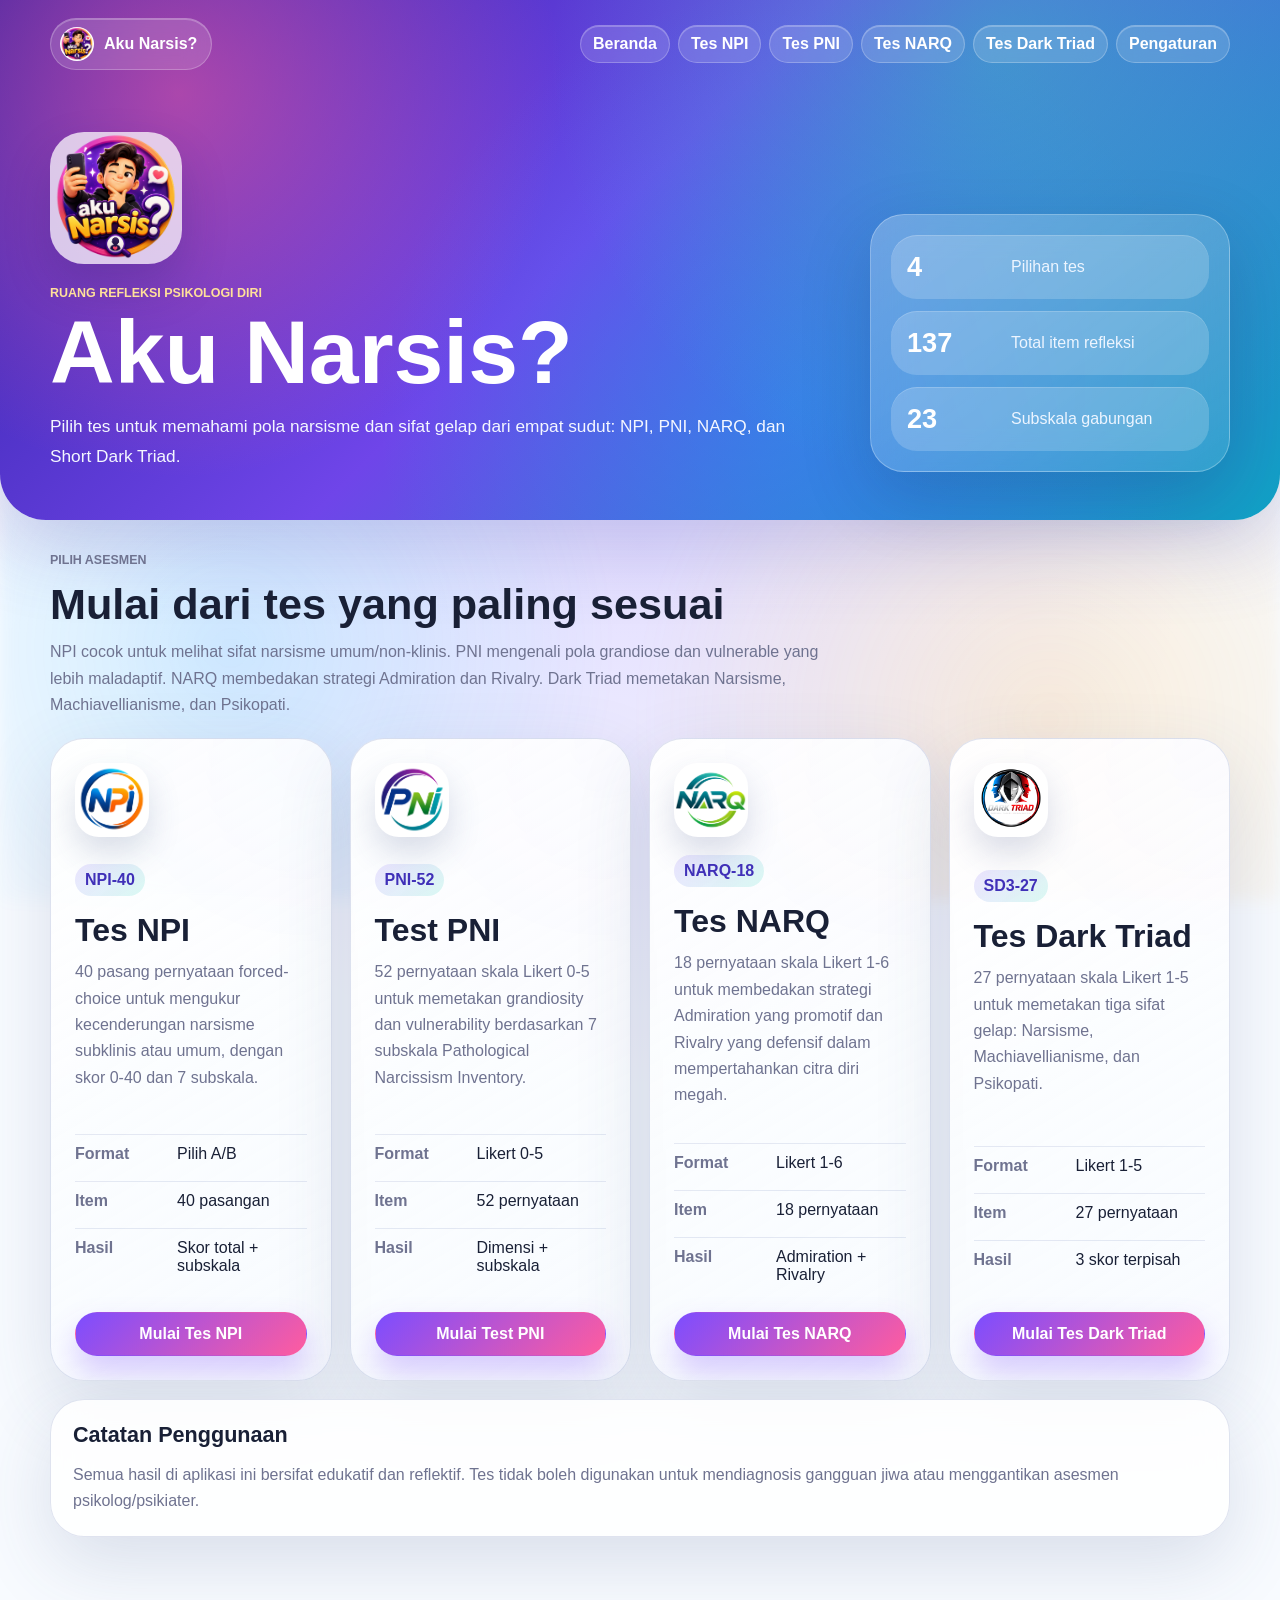
<file: index.html>
<!doctype html>
<html lang="id">
<head>
  <meta charset="utf-8">
  <meta name="viewport" content="width=device-width, initial-scale=1">
  <title>Aku Narsis? | Tes Psikologi</title>
  <link rel="stylesheet" href="styles.css">
</head>
<body>
  <header class="app-header">
    <nav class="top-nav" aria-label="Navigasi utama">
      <button class="brand-button" type="button" data-go-home>
        <img src="Logo Icon/Aku Narsis.png" alt="" aria-hidden="true">
        <span>Aku Narsis?</span>
      </button>
      <div class="nav-actions">
        <button type="button" data-go-home>Beranda</button>
        <button type="button" data-start-test="npi">Tes NPI</button>
        <button type="button" data-start-test="pni">Tes PNI</button>
        <button type="button" data-start-test="narq">Tes NARQ</button>
        <button type="button" data-start-test="sd3">Tes Dark Triad</button>
        <button type="button" data-open-settings>Pengaturan</button>
      </div>
    </nav>

    <div class="header-inner" id="heroHeader">
      <div class="hero-copy">
        <img class="hero-logo" src="Logo Icon/Aku Narsis.png" alt="Aku Narsis?">
        <p class="eyebrow" id="heroEyebrow">Ruang refleksi psikologi diri</p>
        <h1 id="heroTitle">Aku Narsis?</h1>
        <p class="lead" id="heroLead">
          Pilih tes untuk memahami pola narsisme dari dua sudut: sifat narsisme umum melalui NPI
          dan dinamika narsisme maladaptif melalui PNI versi edukatif.
        </p>
      </div>
      <div class="hero-panel" aria-label="Ringkasan aplikasi">
        <div>
          <span class="metric-value">4</span>
          <span class="metric-label">Pilihan tes</span>
        </div>
        <div>
          <span class="metric-value">137</span>
          <span class="metric-label">Total item refleksi</span>
        </div>
        <div>
          <span class="metric-value">23</span>
          <span class="metric-label">Subskala gabungan</span>
        </div>
      </div>
    </div>
  </header>

  <main>
    <section id="homeView" class="home-view">
      <div class="home-heading">
        <p class="eyebrow">Pilih asesmen</p>
        <h2>Mulai dari tes yang paling sesuai</h2>
        <p>
          NPI cocok untuk melihat sifat narsisme umum/non-klinis. PNI mengenali pola grandiose
          dan vulnerable yang lebih maladaptif. NARQ membedakan strategi Admiration dan Rivalry.
          Dark Triad memetakan Narsisme, Machiavellianisme, dan Psikopati.
        </p>
      </div>

      <div class="test-cards">
        <article class="test-card">
          <img class="test-icon" src="Logo Icon/NPI.png" alt="" aria-hidden="true">
          <div>
            <span class="test-badge">NPI-40</span>
            <h3>Tes NPI</h3>
            <p>
              40 pasang pernyataan forced-choice untuk mengukur kecenderungan narsisme
              subklinis atau umum, dengan skor 0-40 dan 7 subskala.
            </p>
          </div>
          <dl class="card-specs">
            <div><dt>Format</dt><dd>Pilih A/B</dd></div>
            <div><dt>Item</dt><dd>40 pasangan</dd></div>
            <div><dt>Hasil</dt><dd>Skor total + subskala</dd></div>
          </dl>
          <button class="primary-button" type="button" data-start-test="npi">Mulai Tes NPI</button>
        </article>

        <article class="test-card">
          <img class="test-icon" src="Logo Icon/PNI.png" alt="" aria-hidden="true">
          <div>
            <span class="test-badge">PNI-52</span>
            <h3>Test PNI</h3>
            <p>
              52 pernyataan skala Likert 0-5 untuk memetakan grandiosity dan vulnerability
              berdasarkan 7 subskala Pathological Narcissism Inventory.
            </p>
          </div>
          <dl class="card-specs">
            <div><dt>Format</dt><dd>Likert 0-5</dd></div>
            <div><dt>Item</dt><dd>52 pernyataan</dd></div>
            <div><dt>Hasil</dt><dd>Dimensi + subskala</dd></div>
          </dl>
          <button class="primary-button" type="button" data-start-test="pni">Mulai Test PNI</button>
        </article>

        <article class="test-card">
          <img class="test-icon" src="Logo Icon/NARQ.png" alt="" aria-hidden="true">
          <div>
            <span class="test-badge">NARQ-18</span>
            <h3>Tes NARQ</h3>
            <p>
              18 pernyataan skala Likert 1-6 untuk membedakan strategi Admiration
              yang promotif dan Rivalry yang defensif dalam mempertahankan citra diri megah.
            </p>
          </div>
          <dl class="card-specs">
            <div><dt>Format</dt><dd>Likert 1-6</dd></div>
            <div><dt>Item</dt><dd>18 pernyataan</dd></div>
            <div><dt>Hasil</dt><dd>Admiration + Rivalry</dd></div>
          </dl>
          <button class="primary-button" type="button" data-start-test="narq">Mulai Tes NARQ</button>
        </article>

        <article class="test-card">
          <img class="test-icon" src="Logo Icon/DARK TRIAD.png" alt="" aria-hidden="true">
          <div>
            <span class="test-badge">SD3-27</span>
            <h3>Tes Dark Triad</h3>
            <p>
              27 pernyataan skala Likert 1-5 untuk memetakan tiga sifat gelap:
              Narsisme, Machiavellianisme, dan Psikopati.
            </p>
          </div>
          <dl class="card-specs">
            <div><dt>Format</dt><dd>Likert 1-5</dd></div>
            <div><dt>Item</dt><dd>27 pernyataan</dd></div>
            <div><dt>Hasil</dt><dd>3 skor terpisah</dd></div>
          </dl>
          <button class="primary-button" type="button" data-start-test="sd3">Mulai Tes Dark Triad</button>
        </article>
      </div>

      <section class="reference-panel">
        <h2>Catatan Penggunaan</h2>
        <p>
          Semua hasil di aplikasi ini bersifat edukatif dan reflektif. Tes tidak boleh digunakan
          untuk mendiagnosis gangguan jiwa atau menggantikan asesmen psikolog/psikiater.
        </p>
      </section>
    </section>

    <section id="settingsView" class="settings-view" hidden>
      <div class="settings-shell">
        <aside class="settings-sidebar" aria-label="Menu pengaturan">
          <div>
            <p class="eyebrow">Menu</p>
            <h2>Pengaturan</h2>
          </div>
          <div class="settings-tabs" role="tablist" aria-label="Tabsheet pengaturan">
            <button class="settings-tab active" type="button" role="tab" aria-selected="true" data-settings-tab="general">General</button>
            <button class="settings-tab" type="button" role="tab" aria-selected="false" data-settings-tab="theme">Tema</button>
            <button class="settings-tab" type="button" role="tab" aria-selected="false" data-settings-tab="history">Riwayat</button>
            <button class="settings-tab" type="button" role="tab" aria-selected="false" data-settings-tab="access">Manajemen Akses</button>
          </div>
          <button class="ghost-button" type="button" data-go-home>Kembali ke Beranda</button>
        </aside>

        <div class="settings-content">
          <section class="settings-pane active" data-settings-pane="general" aria-labelledby="generalSettingsTitle">
            <div class="settings-pane-heading">
              <p class="eyebrow">General</p>
              <h2 id="generalSettingsTitle">Preferensi Umum</h2>
            </div>
            <div class="settings-grid">
              <label class="settings-field">
                <span>Bahasa</span>
                <select id="settingLanguage">
                  <option value="id">Indonesia</option>
                  <option value="en">English</option>
                </select>
              </label>
              <label class="settings-field">
                <span>Font</span>
                <select id="settingFont">
                  <option value="Arial, Helvetica, sans-serif">Arial</option>
                  <option value="'Segoe UI', Arial, sans-serif">Segoe UI</option>
                  <option value="'Trebuchet MS', Arial, sans-serif">Trebuchet MS</option>
                  <option value="Georgia, serif">Georgia</option>
                </select>
              </label>
              <label class="settings-field">
                <span>Size Font</span>
                <input id="settingFontSize" type="range" min="14" max="20" step="1">
                <strong id="fontSizeValue">16px</strong>
              </label>
              <label class="settings-field">
                <span>Nama User</span>
                <input id="settingUserName" type="text" placeholder="Nama user aplikasi">
              </label>
            </div>
          </section>

          <section class="settings-pane" data-settings-pane="theme" aria-labelledby="themeSettingsTitle">
            <div class="settings-pane-heading">
              <p class="eyebrow">Tema</p>
              <h2 id="themeSettingsTitle">Warna Aurora</h2>
            </div>
            <div class="settings-grid color-grid">
              <label class="settings-field">
                <span>Accent</span>
                <input id="themeAccent" type="color">
              </label>
              <label class="settings-field">
                <span>Pink / Rose</span>
                <input id="themeRose" type="color">
              </label>
              <label class="settings-field">
                <span>Mint</span>
                <input id="themeMint" type="color">
              </label>
              <label class="settings-field">
                <span>Blue</span>
                <input id="themeBlue" type="color">
              </label>
              <label class="settings-field">
                <span>Gold</span>
                <input id="themeGold" type="color">
              </label>
            </div>
            <div class="settings-actions">
              <button id="resetThemeBtn" class="ghost-button" type="button">Reset Tema</button>
            </div>
          </section>

          <section class="settings-pane" data-settings-pane="history" aria-labelledby="historyTitle">
            <div class="history-panel">
              <div class="history-heading">
                <div>
                  <p class="eyebrow">Riwayat</p>
                  <h2 id="historyTitle">Riwayat Test</h2>
                </div>
                <div class="history-actions">
                  <button id="seedHistoryBtn" class="ghost-button" type="button">Muat Contoh</button>
                  <button id="printHistoryBtn" class="ghost-button" type="button">Print / PDF</button>
                  <button id="whatsappHistoryBtn" class="ghost-button" type="button">WhatsApp</button>
                  <button id="emailHistoryBtn" class="ghost-button" type="button">Email</button>
                  <button id="shareHistoryBtn" class="ghost-button" type="button">Bluetooth / Lainnya</button>
                  <button id="clearHistoryBtn" class="ghost-button" type="button">Bersihkan</button>
                </div>
              </div>
              <div id="historyList" class="history-list"></div>
            </div>
          </section>

          <section class="settings-pane" data-settings-pane="access" aria-labelledby="accessSettingsTitle">
            <div class="settings-pane-heading">
              <p class="eyebrow">Akses</p>
              <h2 id="accessSettingsTitle">Manajemen Akses</h2>
              <p>Jika belum ada user, aplikasi berjalan tanpa login. Tambahkan user untuk mengaktifkan hak akses.</p>
            </div>
            <div class="access-layout">
              <form id="accessForm" class="access-form">
                <label class="settings-field">
                  <span>Nama Login</span>
                  <input id="accessUserName" type="text" placeholder="contoh: admin">
                </label>
                <label class="settings-field">
                  <span>Role / Hak Akses</span>
                  <select id="accessRole">
                    <option value="Admin">Admin</option>
                    <option value="Operator">Operator</option>
                    <option value="Viewer">Viewer</option>
                  </select>
                </label>
                <button class="primary-button" type="submit">Tambah User</button>
                <p id="accessMessage" class="missing-text" role="status"></p>
              </form>
              <div>
                <h3>User Login</h3>
                <div id="accessList" class="access-list"></div>
              </div>
            </div>
          </section>
        </div>
      </div>
    </section>

    <section id="testView" class="test-view" hidden>
      <section id="participantPanel" class="participant-panel" aria-labelledby="participantTitle">
        <div>
          <p class="eyebrow">Data peserta</p>
          <h2 id="participantTitle">Isi data sebelum mulai test</h2>
          <p>Nama dan usia wajib diisi agar hasil dapat disimpan ke Riwayat Test.</p>
        </div>
        <form id="participantForm" class="participant-form">
          <label>
            <span>Nama</span>
            <input id="participantName" type="text" autocomplete="name" placeholder="Masukkan nama peserta" required>
          </label>
          <label>
            <span>Usia</span>
            <input id="participantAge" type="number" min="5" max="120" inputmode="numeric" placeholder="Usia" required>
          </label>
          <button class="primary-button" type="submit">Mulai Mengisi</button>
          <p id="participantError" class="missing-text" role="status"></p>
        </form>
      </section>

      <section class="intro-panel test-content" aria-labelledby="testTitle">
        <div class="intro-copy">
          <h2 id="testTitle">Tes</h2>
          <div id="testInstructions"></div>
        </div>
        <aside class="notice">
          <strong id="noticeTitle">Catatan penting</strong>
          <p id="noticeText"></p>
        </aside>
      </section>

      <section class="toolbar test-content" aria-label="Kontrol tes">
        <div>
          <strong id="progressText">0 terjawab</strong>
          <div class="progress-track" aria-hidden="true">
            <div id="progressBar" class="progress-bar"></div>
          </div>
        </div>
        <div class="progress-stats" aria-label="Statistik progres">
          <span><strong id="answeredCount">0</strong> dijawab</span>
          <span><strong id="remainingCount">0</strong> tersisa</span>
        </div>
        <button id="resetBtn" class="ghost-button" type="button">Reset</button>
      </section>

      <form id="quizForm" class="question-list test-content"></form>

      <section class="actions test-content" aria-label="Aksi hasil">
        <button id="scoreBtn" class="primary-button" type="button">Lihat Hasil</button>
        <button class="ghost-button" type="button" data-go-home>Kembali ke Beranda</button>
        <p id="missingText" class="missing-text" role="status"></p>
      </section>

      <section id="resultPanel" class="result-panel" aria-live="polite" hidden>
        <div class="result-header">
          <div>
            <p class="eyebrow">Laporan hasil</p>
            <h2 id="resultTitle">Profil</h2>
            <p id="scoreDescription" class="result-intro"></p>
          </div>
          <span id="scoreLevelTag" class="level-tag">-</span>
        </div>

        <div class="result-dashboard">
          <article class="score-card">
            <span class="score-caption" id="scoreCaption">Skor total</span>
            <div class="score-number"><span id="scoreValue">0</span><small id="scoreMax">/40</small></div>
            <h3 id="scoreLabel">-</h3>
            <div class="score-meter" aria-hidden="true">
              <div id="scoreMeter" class="score-meter-fill"></div>
            </div>
            <div class="score-range" id="scoreRange">-</div>
          </article>

          <div class="summary-grid" id="resultSummaryGrid"></div>
        </div>

        <div class="detail-layout">
          <section class="profile-card" aria-labelledby="profil-ringkas">
            <h3 id="profil-ringkas">Ringkasan Profil</h3>
            <p id="profileNarrative"></p>
            <div class="dominant-box">
              <span>Subskala paling menonjol</span>
              <strong id="dominantText">-</strong>
            </div>
          </section>

          <section class="profile-card" aria-labelledby="arahan-refleksi">
            <h3 id="arahan-refleksi">Arahan Refleksi</h3>
            <ul id="guidanceList" class="guidance-list"></ul>
          </section>
        </div>

        <section id="dimensionSection" class="dimension-section" hidden>
          <div class="section-heading">
            <div>
              <p class="eyebrow">Rincian dimensi</p>
              <h3>Grandiosity vs Vulnerability</h3>
            </div>
            <p>Dimensi ini membantu melihat apakah skor lebih dominan pada pola megah/sombong atau rapuh/sensitif.</p>
          </div>
          <div class="dimension-grid" id="dimensionGrid"></div>
        </section>

        <section class="scale-section" aria-labelledby="rincian-subskala">
          <div class="section-heading">
            <div>
              <p class="eyebrow">Rincian skor</p>
              <h3 id="rincian-subskala">Subskala</h3>
            </div>
            <p id="scaleSectionDescription"></p>
          </div>
          <div class="scale-grid" id="scaleGrid"></div>
        </section>

        <section class="interpretation">
          <h3>Tolok Ukur Skor Total</h3>
          <div class="benchmark-grid" id="benchmarkGrid"></div>
        </section>
      </section>

      <section class="reference-panel test-content" aria-labelledby="referensi">
        <h2 id="referensi">Dasar Tes</h2>
        <p id="referenceText"></p>
      </section>
    </section>
  </main>

  <section id="historyDetailModal" class="detail-modal" aria-labelledby="historyDetailModalTitle" aria-modal="true" role="dialog" hidden>
    <div class="detail-modal-backdrop" data-close-history-detail></div>
    <div class="detail-modal-card">
      <div class="detail-modal-toolbar">
        <div>
          <p class="eyebrow">Detail Riwayat</p>
          <h2 id="historyDetailModalTitle">Detail Hasil Test</h2>
        </div>
        <button class="modal-close-button" type="button" aria-label="Tutup detail" data-close-history-detail>×</button>
      </div>
      <div id="historyDetailPanel" class="history-detail-panel"></div>
      <div class="modal-share-actions">
        <button id="modalPrintHistoryBtn" class="ghost-button" type="button">Print / PDF</button>
        <button id="modalWhatsappHistoryBtn" class="ghost-button" type="button">WhatsApp</button>
        <button id="modalEmailHistoryBtn" class="ghost-button" type="button">Email</button>
        <button id="modalShareHistoryBtn" class="ghost-button" type="button">Bluetooth / Lainnya</button>
      </div>
    </div>
  </section>

  <script src="script.js"></script>
</body>
</html>
</file>
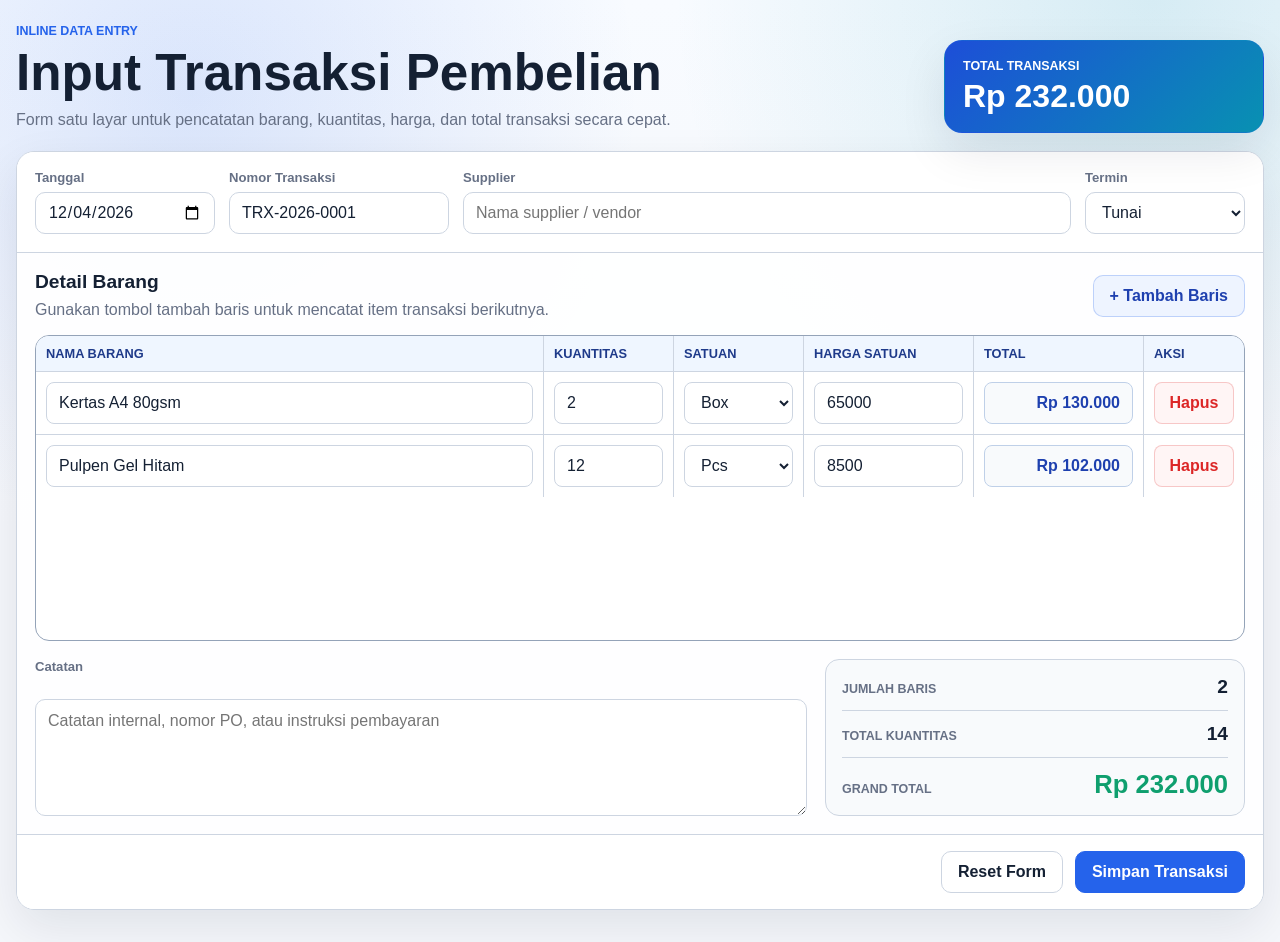
<file: transaction-form.html>
<!doctype html>
<html lang="id">
<head>
  <meta charset="utf-8">
  <meta name="viewport" content="width=device-width, initial-scale=1">
  <title>Form Input Transaksi</title>
  <link rel="stylesheet" href="transaction-form.css">
</head>
<body>
  <main class="transaction-page">
    <header class="page-header">
      <div>
        <p class="eyebrow">Inline Data Entry</p>
        <h1>Input Transaksi Pembelian</h1>
        <p class="lead">Form satu layar untuk pencatatan barang, kuantitas, harga, dan total transaksi secara cepat.</p>
      </div>
      <div class="header-kpi">
        <span>Total Transaksi</span>
        <strong id="grandTotalDisplay">Rp 0</strong>
      </div>
    </header>

    <section class="transaction-shell" aria-label="Form transaksi pembelian">
      <form id="transactionForm">
        <section class="form-header" aria-label="Informasi umum transaksi">
          <label class="field">
            <span>Tanggal</span>
            <input id="transactionDate" type="date" name="transactionDate">
          </label>

          <label class="field">
            <span>Nomor Transaksi</span>
            <input id="transactionNumber" type="text" name="transactionNumber" value="TRX-2026-0001" autocomplete="off">
          </label>

          <label class="field field-wide">
            <span>Supplier</span>
            <input type="text" name="supplier" placeholder="Nama supplier / vendor" autocomplete="organization">
          </label>

          <label class="field">
            <span>Termin</span>
            <select name="paymentTerm">
              <option>Tunai</option>
              <option>Net 7</option>
              <option>Net 14</option>
              <option>Net 30</option>
            </select>
          </label>
        </section>

        <section class="entry-panel" aria-labelledby="detail-title">
          <div class="entry-toolbar">
            <div>
              <h2 id="detail-title">Detail Barang</h2>
              <p>Gunakan tombol tambah baris untuk mencatat item transaksi berikutnya.</p>
            </div>
            <button id="addRowBtn" class="secondary-button" type="button">+ Tambah Baris</button>
          </div>

          <div class="entry-table" role="table" aria-label="Tabel input detail transaksi">
            <div class="entry-row entry-head" role="row">
              <div role="columnheader">Nama Barang</div>
              <div role="columnheader">Kuantitas</div>
              <div role="columnheader">Satuan</div>
              <div role="columnheader">Harga Satuan</div>
              <div role="columnheader">Total</div>
              <div role="columnheader">Aksi</div>
            </div>

            <div id="rowsContainer" class="rows-container"></div>
          </div>
        </section>

        <section class="summary-panel" aria-label="Ringkasan transaksi">
          <label class="note-field">
            <span>Catatan</span>
            <textarea name="notes" rows="4" placeholder="Catatan internal, nomor PO, atau instruksi pembayaran"></textarea>
          </label>

          <div class="summary-card">
            <div>
              <span>Jumlah Baris</span>
              <strong id="rowCountDisplay">0</strong>
            </div>
            <div>
              <span>Total Kuantitas</span>
              <strong id="quantityDisplay">0</strong>
            </div>
            <div class="grand-total">
              <span>Grand Total</span>
              <strong id="grandTotalSummary">Rp 0</strong>
            </div>
          </div>
        </section>

        <footer class="form-actions">
          <button class="ghost-button" type="reset">Reset Form</button>
          <button class="primary-button" type="submit">Simpan Transaksi</button>
        </footer>
      </form>
    </section>
  </main>

  <template id="rowTemplate">
    <div class="entry-row data-row" role="row">
      <div role="cell">
        <input class="item-name" type="text" name="itemName[]" placeholder="Contoh: Kertas A4" autocomplete="off">
      </div>
      <div role="cell">
        <input class="quantity" type="number" name="quantity[]" min="0" step="0.01" value="1" inputmode="decimal">
      </div>
      <div role="cell">
        <select class="unit" name="unit[]">
          <option>Pcs</option>
          <option>Box</option>
          <option>Pack</option>
          <option>Kg</option>
          <option>Liter</option>
          <option>Meter</option>
        </select>
      </div>
      <div role="cell">
        <input class="unit-price" type="number" name="unitPrice[]" min="0" step="100" value="0" inputmode="numeric">
      </div>
      <div role="cell">
        <output class="line-total" name="lineTotal[]">Rp 0</output>
      </div>
      <div role="cell">
        <button class="row-action" type="button" aria-label="Hapus baris">Hapus</button>
      </div>
    </div>
  </template>

  <script src="transaction-form.js"></script>
</body>
</html>
</file>
<file: styles.css>
:root {
  color-scheme: light;
  --ink: #192036;
  --muted: #6f7390;
  --paper: #f8fbff;
  --panel: rgba(255, 255, 255, 0.86);
  --line: rgba(122, 139, 186, 0.24);
  --line-strong: rgba(104, 124, 180, 0.42);
  --accent: #7c4dff;
  --accent-dark: #4030b8;
  --blue: #18a7ff;
  --rose: #ff5c9f;
  --mint: #26e0b8;
  --gold: #ffb84d;
  --soft: #f1efff;
  --soft-gold: #fff7df;
  --radius-xl: 34px;
  --radius-lg: 26px;
  --radius-md: 20px;
  --shadow: 0 26px 76px rgba(57, 72, 126, 0.16);
  --shadow-soft: 0 16px 38px rgba(57, 72, 126, 0.12);
}

* {
  box-sizing: border-box;
}

html {
  scroll-behavior: smooth;
}

body {
  margin: 0;
  font-family: Arial, Helvetica, sans-serif;
  color: var(--ink);
  background:
    radial-gradient(circle at 8% 8%, rgba(255, 92, 159, 0.22), transparent 28rem),
    radial-gradient(circle at 88% 4%, rgba(38, 224, 184, 0.28), transparent 30rem),
    radial-gradient(circle at 50% 34%, rgba(124, 77, 255, 0.16), transparent 34rem),
    linear-gradient(180deg, #f4f7ff 0, rgba(248, 251, 255, 0) 640px),
    var(--paper);
}

body::before {
  content: "";
  position: fixed;
  inset: 0;
  z-index: -1;
  pointer-events: none;
  background:
    radial-gradient(circle at 18% 72%, rgba(24, 167, 255, 0.18), transparent 24rem),
    radial-gradient(circle at 82% 80%, rgba(255, 184, 77, 0.2), transparent 26rem);
  filter: blur(8px);
}

body.has-open-modal {
  overflow: hidden;
}

button,
input {
  font: inherit;
}

button:focus-visible,
input:focus-visible {
  outline: 3px solid rgba(124, 77, 255, 0.25);
  outline-offset: 3px;
}

h1,
h2,
h3,
p {
  margin-top: 0;
}

.app-header {
  color: #fff;
  background:
    radial-gradient(circle at 14% 18%, rgba(255, 92, 159, 0.55), transparent 24rem),
    radial-gradient(circle at 78% 10%, rgba(38, 224, 184, 0.42), transparent 28rem),
    radial-gradient(circle at 62% 78%, rgba(24, 167, 255, 0.35), transparent 26rem),
    linear-gradient(135deg, #3121a6 0%, #6f45e9 46%, #0fa3c5 100%);
  border-bottom-left-radius: 46px;
  border-bottom-right-radius: 46px;
  box-shadow: 0 24px 80px rgba(71, 73, 176, 0.24);
}

.top-nav {
  display: flex;
  justify-content: space-between;
  gap: 16px;
  align-items: center;
  width: min(1180px, calc(100% - 32px));
  margin: 0 auto;
  padding: 18px 0 0;
}

.brand-button,
.nav-actions button {
  border: 1px solid rgba(255, 255, 255, 0.24);
  border-radius: 999px;
  color: #fff;
  background: rgba(255, 255, 255, 0.14);
  cursor: pointer;
  backdrop-filter: blur(14px);
  box-shadow: inset 0 1px 0 rgba(255, 255, 255, 0.24);
  transition: transform 180ms ease, background 180ms ease, box-shadow 180ms ease;
}

.brand-button {
  display: inline-flex;
  gap: 10px;
  align-items: center;
  padding: 8px 14px 8px 9px;
  font-weight: 900;
}

.brand-button img {
  width: 34px;
  height: 34px;
  border-radius: 999px;
  object-fit: cover;
  background: #fff;
}

.nav-actions {
  display: flex;
  flex-wrap: wrap;
  gap: 8px;
  justify-content: flex-end;
}

.nav-actions button {
  padding: 9px 12px;
  font-weight: 700;
}

.brand-button:hover,
.nav-actions button:hover {
  transform: translateY(-1px);
  background: rgba(255, 255, 255, 0.24);
  box-shadow: 0 12px 28px rgba(42, 35, 143, 0.18);
}

.header-inner,
main {
  width: min(1180px, calc(100% - 32px));
  margin: 0 auto;
}

.header-inner {
  display: grid;
  grid-template-columns: minmax(0, 1fr) 360px;
  gap: 34px;
  align-items: end;
  min-height: 390px;
  padding: 62px 0 48px;
}

.hero-logo {
  width: clamp(86px, 12vw, 132px);
  height: clamp(86px, 12vw, 132px);
  margin-bottom: 18px;
  border-radius: 34px;
  object-fit: cover;
  background: rgba(255, 255, 255, 0.72);
  box-shadow: 0 22px 46px rgba(32, 30, 120, 0.24);
}

.eyebrow {
  margin: 0 0 10px;
  font-size: 0.78rem;
  font-weight: 800;
  letter-spacing: 0;
  text-transform: uppercase;
  color: #ffe09a;
}

h1 {
  margin-bottom: 16px;
  font-size: clamp(2.7rem, 8vw, 5.6rem);
  line-height: 0.95;
  letter-spacing: 0;
}

.lead {
  max-width: 760px;
  margin-bottom: 0;
  color: #f4f7ff;
  font-size: 1.08rem;
  line-height: 1.75;
}

.hero-panel {
  display: grid;
  gap: 12px;
  padding: 20px;
  border: 1px solid rgba(255, 255, 255, 0.28);
  border-radius: var(--radius-xl);
  background: linear-gradient(145deg, rgba(255, 255, 255, 0.24), rgba(255, 255, 255, 0.1));
  backdrop-filter: blur(18px);
  box-shadow: 0 24px 70px rgba(23, 28, 94, 0.2);
}

.hero-panel div {
  display: grid;
  grid-template-columns: 92px minmax(0, 1fr);
  gap: 12px;
  align-items: center;
  padding: 16px;
  border-radius: 26px;
  background: rgba(255, 255, 255, 0.18);
  box-shadow: inset 0 1px 0 rgba(255, 255, 255, 0.18);
}

.metric-value {
  font-size: 1.7rem;
  font-weight: 800;
  color: #fff;
}

.metric-label {
  color: #edf5ff;
  line-height: 1.35;
}

main {
  padding: 30px 0 64px;
}

body.is-taking-test .app-header {
  display: none;
}

body.is-taking-test main {
  padding-top: 24px;
}

.home-view[hidden],
.settings-view[hidden],
.test-view[hidden] {
  display: none;
}

.home-heading {
  max-width: 790px;
  margin-bottom: 20px;
}

.home-heading h2 {
  margin-bottom: 10px;
  font-size: clamp(1.8rem, 4vw, 2.7rem);
}

.home-heading p {
  color: var(--muted);
  line-height: 1.65;
}

.test-cards {
  display: grid;
  grid-template-columns: repeat(4, minmax(0, 1fr));
  gap: 18px;
}

.test-card {
  position: relative;
  overflow: hidden;
  display: grid;
  gap: 18px;
  align-content: space-between;
  min-height: 450px;
  border: 1px solid var(--line);
  border-radius: var(--radius-xl);
  padding: 24px;
  background:
    linear-gradient(150deg, rgba(255, 255, 255, 0.95), rgba(247, 250, 255, 0.78)),
    radial-gradient(circle at 90% 0%, rgba(124, 77, 255, 0.14), transparent 14rem);
  box-shadow: var(--shadow);
  transition: transform 220ms ease, box-shadow 220ms ease, border-color 220ms ease;
}

.test-card::before {
  content: "";
  position: absolute;
  inset: -40% -20% auto auto;
  width: 220px;
  height: 220px;
  border-radius: 999px;
  background: linear-gradient(135deg, rgba(255, 92, 159, 0.24), rgba(38, 224, 184, 0.18));
  filter: blur(8px);
}

.test-card:hover {
  transform: translateY(-6px);
  border-color: rgba(124, 77, 255, 0.32);
  box-shadow: 0 30px 80px rgba(73, 87, 164, 0.22);
}

.test-card > * {
  position: relative;
  z-index: 1;
}

.test-icon {
  width: 74px;
  height: 74px;
  border-radius: 24px;
  object-fit: cover;
  background: #fff;
  box-shadow: 0 16px 32px rgba(57, 72, 126, 0.18);
}

.test-card h3 {
  margin-bottom: 10px;
  font-size: 2rem;
}

.test-card p {
  color: var(--muted);
  line-height: 1.65;
}

.test-badge {
  display: inline-flex;
  margin-bottom: 16px;
  border-radius: 999px;
  padding: 7px 10px;
  background: linear-gradient(135deg, rgba(124, 77, 255, 0.14), rgba(38, 224, 184, 0.16));
  color: var(--accent-dark);
  font-weight: 900;
}

.card-specs {
  display: grid;
  gap: 8px;
  margin: 0;
}

.card-specs div {
  display: grid;
  grid-template-columns: 90px minmax(0, 1fr);
  gap: 12px;
  padding: 10px 0;
  border-top: 1px solid rgba(122, 139, 186, 0.18);
}

.card-specs dt {
  color: var(--muted);
  font-weight: 800;
}

.card-specs dd {
  margin: 0;
  color: var(--ink);
}

.intro-panel,
.toolbar,
.result-panel,
.reference-panel,
.participant-panel,
.history-panel {
  border: 1px solid var(--line);
  border-radius: var(--radius-xl);
  background: var(--panel);
  backdrop-filter: blur(18px);
  box-shadow: var(--shadow);
}

.test-view.requires-participant .test-content {
  display: none;
}

.test-view:not(.requires-participant) .participant-panel {
  display: none;
}

.participant-panel {
  display: grid;
  grid-template-columns: minmax(0, 0.9fr) minmax(320px, 1.1fr);
  gap: 24px;
  align-items: center;
  padding: 28px;
  margin-bottom: 18px;
}

.participant-panel h2,
.history-panel h2 {
  margin-bottom: 8px;
  font-size: clamp(1.6rem, 3vw, 2.2rem);
}

.participant-panel p {
  margin-bottom: 0;
  color: var(--muted);
  line-height: 1.6;
}

.participant-form {
  display: grid;
  grid-template-columns: minmax(0, 1.3fr) minmax(130px, 0.7fr) auto;
  gap: 12px;
  align-items: end;
}

.participant-form label {
  display: grid;
  gap: 8px;
}

.participant-form label span {
  color: var(--muted);
  font-size: 0.82rem;
  font-weight: 800;
  text-transform: uppercase;
}

.participant-form input {
  width: 100%;
  min-width: 0;
  height: 48px;
  border: 1px solid var(--line);
  border-radius: 18px;
  padding: 0 16px;
  background: rgba(255, 255, 255, 0.92);
  color: var(--ink);
}

.participant-form input:focus {
  outline: none;
  border-color: var(--accent);
  box-shadow: 0 0 0 3px rgba(124, 77, 255, 0.16);
}

.participant-form .missing-text {
  grid-column: 1 / -1;
  text-align: left;
}

.history-panel {
  margin-top: 18px;
  padding: 24px;
}

.history-heading {
  display: flex;
  justify-content: space-between;
  gap: 16px;
  align-items: center;
  margin-bottom: 16px;
}

.history-actions {
  display: flex;
  flex-wrap: wrap;
  gap: 8px;
  justify-content: flex-end;
}

.history-actions .ghost-button {
  min-height: 40px;
  padding: 10px 13px;
  font-size: 0.9rem;
}

.history-list {
  display: grid;
  gap: 10px;
}

.history-empty {
  margin: 0;
  color: var(--muted);
  line-height: 1.55;
}

.history-item {
  display: grid;
  grid-template-columns: minmax(0, 1.2fr) minmax(0, 1fr) auto;
  gap: 14px;
  align-items: center;
  border: 1px solid var(--line);
  border-radius: var(--radius-md);
  padding: 14px;
  background:
    linear-gradient(150deg, rgba(255, 255, 255, 0.92), rgba(246, 250, 255, 0.76)),
    radial-gradient(circle at 100% 0%, rgba(124, 77, 255, 0.1), transparent 14rem);
  cursor: pointer;
  transition: transform 160ms ease, border-color 160ms ease, box-shadow 160ms ease;
}

.history-item:hover,
.history-item:focus-visible {
  transform: translateY(-2px);
  border-color: rgba(124, 77, 255, 0.34);
  box-shadow: 0 14px 30px rgba(57, 72, 126, 0.12);
  outline: none;
}

.history-item.active {
  border-color: rgba(124, 77, 255, 0.5);
  background:
    linear-gradient(150deg, rgba(255, 255, 255, 0.96), rgba(241, 239, 255, 0.86)),
    radial-gradient(circle at 100% 0%, rgba(38, 224, 184, 0.16), transparent 14rem);
}

.history-item strong,
.history-item span {
  display: block;
}

.history-item strong {
  margin-bottom: 4px;
}

.history-item span,
.history-item time {
  color: var(--muted);
  line-height: 1.45;
}

.history-score {
  text-align: right;
}

.history-score strong {
  color: var(--accent-dark);
  font-size: 1.25rem;
}

.history-detail-panel {
  margin-top: 16px;
  border: 1px solid rgba(124, 77, 255, 0.24);
  border-radius: var(--radius-lg);
  padding: 20px;
  background:
    linear-gradient(145deg, rgba(255, 255, 255, 0.96), rgba(246, 250, 255, 0.8)),
    radial-gradient(circle at 100% 0%, rgba(255, 92, 159, 0.12), transparent 18rem);
  box-shadow: var(--shadow-soft);
}

.history-detail-heading {
  display: flex;
  justify-content: space-between;
  gap: 18px;
  align-items: flex-start;
  margin-bottom: 16px;
}

.history-detail-heading h3 {
  margin: 0 0 6px;
  font-size: clamp(1.6rem, 3vw, 2.25rem);
}

.history-detail-heading p,
.history-detail-note {
  margin-bottom: 0;
  color: var(--muted);
  line-height: 1.55;
}

.history-detail-score {
  min-width: 150px;
  border-radius: var(--radius-md);
  padding: 14px;
  background: linear-gradient(135deg, rgba(124, 77, 255, 0.14), rgba(38, 224, 184, 0.12));
  text-align: right;
}

.history-detail-score span,
.detail-metric span {
  display: block;
  margin-bottom: 6px;
  color: var(--muted);
  font-size: 0.78rem;
  font-weight: 900;
  text-transform: uppercase;
}

.history-detail-score strong {
  color: var(--accent-dark);
  font-size: 1.8rem;
}

.history-detail-grid {
  display: grid;
  grid-template-columns: repeat(3, minmax(0, 1fr));
  gap: 12px;
  margin-bottom: 16px;
}

.detail-metric {
  border: 1px solid var(--line);
  border-radius: var(--radius-md);
  padding: 14px;
  background: rgba(255, 255, 255, 0.76);
}

.detail-metric strong {
  display: block;
  color: var(--ink);
  line-height: 1.35;
}

.detail-modal[hidden] {
  display: none;
}

.detail-modal {
  position: fixed;
  inset: 0;
  z-index: 1000;
  display: grid;
  place-items: center;
  padding: 24px;
}

.detail-modal-backdrop {
  position: absolute;
  inset: 0;
  background: rgba(12, 18, 38, 0.54);
  backdrop-filter: blur(10px);
}

.detail-modal-card {
  position: relative;
  z-index: 1;
  width: min(980px, 100%);
  max-height: min(86vh, 920px);
  overflow: auto;
  border: 1px solid rgba(255, 255, 255, 0.36);
  border-radius: var(--radius-xl);
  padding: 22px;
  background:
    linear-gradient(145deg, rgba(255, 255, 255, 0.96), rgba(246, 250, 255, 0.92)),
    radial-gradient(circle at 90% 0%, rgba(124, 77, 255, 0.13), transparent 22rem);
  box-shadow: 0 30px 90px rgba(17, 24, 64, 0.32);
}

.detail-modal-toolbar {
  display: flex;
  justify-content: space-between;
  gap: 18px;
  align-items: flex-start;
  margin-bottom: 16px;
}

.detail-modal-toolbar h2 {
  margin-bottom: 0;
}

.modal-close-button {
  width: 44px;
  height: 44px;
  border: 1px solid var(--line);
  border-radius: 999px;
  background: rgba(255, 255, 255, 0.86);
  color: var(--ink);
  font-size: 1.55rem;
  line-height: 1;
  cursor: pointer;
}

.modal-close-button:hover {
  border-color: rgba(255, 92, 159, 0.42);
  color: #b42362;
}

.detail-modal-card .history-detail-panel {
  margin-top: 0;
  margin-bottom: 14px;
  box-shadow: none;
}

.modal-share-actions {
  display: flex;
  flex-wrap: wrap;
  gap: 10px;
  justify-content: flex-end;
  border-top: 1px solid var(--line);
  padding-top: 14px;
}

.history-insight-grid {
  display: grid;
  grid-template-columns: repeat(2, minmax(0, 1fr));
  gap: 12px;
  margin-bottom: 16px;
}

.history-insight-card {
  border: 1px solid var(--line);
  border-radius: var(--radius-md);
  padding: 16px;
  background: rgba(255, 255, 255, 0.78);
}

.history-insight-card.wide {
  grid-column: 1 / -1;
}

.history-insight-card h4 {
  margin: 0 0 10px;
  color: var(--accent-dark);
  font-size: 1rem;
}

.history-insight-card p,
.history-insight-card li {
  color: var(--muted);
  line-height: 1.55;
}

.history-insight-card p {
  margin: 0;
}

.history-insight-card ul {
  margin: 0;
  padding-left: 20px;
}

.settings-shell {
  display: grid;
  grid-template-columns: 280px minmax(0, 1fr);
  gap: 18px;
}

.settings-sidebar,
.settings-content {
  border: 1px solid var(--line);
  border-radius: var(--radius-xl);
  background: var(--panel);
  backdrop-filter: blur(18px);
  box-shadow: var(--shadow);
}

.settings-sidebar {
  align-self: start;
  position: sticky;
  top: 18px;
  display: grid;
  gap: 18px;
  padding: 22px;
}

.settings-sidebar h2,
.settings-pane h2 {
  margin-bottom: 8px;
}

.settings-tabs {
  display: grid;
  gap: 8px;
}

.settings-tab {
  min-height: 46px;
  border: 1px solid var(--line);
  border-radius: 999px;
  padding: 0 14px;
  background: rgba(255, 255, 255, 0.76);
  color: var(--ink);
  font-weight: 900;
  text-align: left;
  cursor: pointer;
}

.settings-tab.active {
  border-color: rgba(124, 77, 255, 0.34);
  background: linear-gradient(135deg, rgba(124, 77, 255, 0.16), rgba(38, 224, 184, 0.14));
  color: var(--accent-dark);
}

.settings-content {
  min-width: 0;
  padding: 24px;
}

.settings-pane {
  display: none;
}

.settings-pane.active {
  display: block;
}

.settings-pane-heading {
  margin-bottom: 18px;
}

.settings-pane-heading p:last-child {
  margin-bottom: 0;
  color: var(--muted);
  line-height: 1.6;
}

.settings-grid {
  display: grid;
  grid-template-columns: repeat(2, minmax(0, 1fr));
  gap: 14px;
}

.settings-field {
  display: grid;
  gap: 8px;
}

.settings-field span {
  color: var(--muted);
  font-size: 0.82rem;
  font-weight: 900;
  text-transform: uppercase;
}

.settings-field input,
.settings-field select {
  width: 100%;
  min-width: 0;
  height: 48px;
  border: 1px solid var(--line);
  border-radius: 18px;
  padding: 0 14px;
  background: rgba(255, 255, 255, 0.9);
  color: var(--ink);
}

.settings-field input[type="range"] {
  padding: 0;
  accent-color: var(--accent);
}

.settings-field input[type="color"] {
  height: 56px;
  padding: 6px;
}

.settings-field input:focus,
.settings-field select:focus {
  outline: none;
  border-color: var(--accent);
  box-shadow: 0 0 0 3px rgba(124, 77, 255, 0.16);
}

.settings-actions {
  margin-top: 16px;
}

.access-layout {
  display: grid;
  grid-template-columns: minmax(280px, 0.8fr) minmax(0, 1.2fr);
  gap: 18px;
}

.access-form,
.access-list {
  display: grid;
  gap: 12px;
}

.access-item {
  display: flex;
  justify-content: space-between;
  gap: 14px;
  align-items: center;
  border: 1px solid var(--line);
  border-radius: var(--radius-md);
  padding: 14px;
  background: rgba(255, 255, 255, 0.78);
}

.access-item span {
  display: block;
  color: var(--muted);
  margin-top: 4px;
}

.row-action {
  min-height: 38px;
  border: 1px solid rgba(255, 92, 159, 0.28);
  border-radius: 999px;
  padding: 0 13px;
  background: rgba(255, 92, 159, 0.1);
  color: #b42362;
  font-weight: 900;
  cursor: pointer;
}

.row-action:hover {
  background: rgba(255, 92, 159, 0.18);
}

.intro-panel {
  display: grid;
  grid-template-columns: minmax(0, 1fr) 380px;
  gap: 24px;
  padding: 28px;
}

.intro-copy h2,
.reference-panel h2 {
  margin-bottom: 14px;
  font-size: 1.35rem;
}

ol,
ul {
  margin: 0;
  padding-left: 22px;
}

li {
  margin: 8px 0;
  line-height: 1.55;
}

.notice {
  align-self: stretch;
  border: 1px solid rgba(255, 184, 77, 0.36);
  border-left: 7px solid var(--gold);
  padding: 18px 20px;
  background: linear-gradient(135deg, rgba(255, 247, 223, 0.92), rgba(255, 255, 255, 0.72));
  border-radius: var(--radius-lg);
}

.notice strong {
  display: block;
  margin-bottom: 8px;
}

.notice p,
.reference-panel p {
  margin-bottom: 0;
  color: var(--muted);
  line-height: 1.65;
}

.toolbar {
  position: sticky;
  top: 10px;
  z-index: 10;
  display: grid;
  grid-template-columns: minmax(0, 1fr) auto auto;
  gap: 16px;
  align-items: center;
  margin: 18px 0;
  padding: 16px 18px;
}

.progress-track {
  height: 10px;
  margin-top: 9px;
  overflow: hidden;
  border-radius: 999px;
  background: rgba(122, 139, 186, 0.16);
}

.progress-bar {
  width: 0;
  height: 100%;
  border-radius: inherit;
  background: linear-gradient(90deg, var(--accent), var(--rose), var(--mint));
  transition: width 180ms ease;
}

.progress-stats {
  display: flex;
  gap: 10px;
  color: var(--muted);
  white-space: nowrap;
}

.progress-stats span {
  padding: 10px 14px;
  border: 1px solid var(--line);
  border-radius: 999px;
  background: rgba(255, 255, 255, 0.72);
}

.progress-stats strong {
  color: var(--accent-dark);
}

.question-list {
  display: grid;
  gap: 14px;
}

.question-card {
  border: 1px solid var(--line);
  border-radius: var(--radius-lg);
  padding: 22px 24px 24px;
  background: rgba(255, 255, 255, 0.86);
  backdrop-filter: blur(14px);
  box-shadow: var(--shadow-soft);
  overflow: hidden;
  min-width: 0;
}

.sr-only {
  position: absolute;
  width: 1px;
  height: 1px;
  padding: 0;
  margin: -1px;
  overflow: hidden;
  clip: rect(0, 0, 0, 0);
  white-space: nowrap;
  border: 0;
}

.question-head {
  display: flex;
  justify-content: space-between;
  align-items: center;
  width: 100%;
  gap: 16px;
  margin-bottom: 22px;
  padding: 0;
  color: var(--muted);
  font-size: 0.92rem;
  font-weight: 700;
  line-height: 1.35;
}

.question-head span {
  min-width: 0;
  overflow-wrap: anywhere;
}

.question-head span:first-child {
  color: var(--ink);
  flex: 0 0 auto;
}

.question-head span:last-child {
  text-align: right;
}

.choice-grid {
  display: grid;
  grid-template-columns: repeat(2, minmax(0, 1fr));
  gap: 12px;
}

.choice {
  min-height: 112px;
  display: grid;
  grid-template-columns: auto minmax(0, 1fr);
  gap: 12px;
  align-items: start;
  padding: 16px;
  border: 1px solid var(--line);
  border-radius: var(--radius-md);
  background: rgba(255, 255, 255, 0.86);
  cursor: pointer;
  transition: border-color 160ms ease, background 160ms ease, transform 160ms ease, box-shadow 160ms ease;
}

.choice:hover {
  transform: translateY(-2px);
  border-color: var(--line-strong);
  box-shadow: 0 10px 24px rgba(57, 72, 126, 0.1);
}

.choice input {
  margin-top: 3px;
  accent-color: var(--accent);
}

.choice strong {
  display: block;
  margin-bottom: 6px;
  color: var(--accent-dark);
}

.choice span {
  display: block;
  line-height: 1.5;
}

.choice:has(input:checked) {
  border-color: var(--accent);
  background: linear-gradient(135deg, rgba(124, 77, 255, 0.14), rgba(38, 224, 184, 0.12));
  box-shadow: inset 0 0 0 1px rgba(124, 77, 255, 0.2);
}

.statement-text {
  margin-bottom: 22px;
  color: var(--ink);
  font-size: 1.02rem;
  line-height: 1.55;
  overflow-wrap: anywhere;
}

.likert-card {
  padding-bottom: 24px;
}

.likert-row {
  display: grid;
  grid-template-columns: repeat(6, minmax(54px, 1fr));
  gap: 12px;
  min-width: 0;
}

.likert-choice {
  position: relative;
  display: grid;
  place-items: center;
  min-height: 52px;
  border: 1px solid var(--line);
  border-radius: 18px;
  background: rgba(255, 255, 255, 0.88);
  color: var(--accent-dark);
  font-weight: 900;
  cursor: pointer;
  transition: transform 160ms ease, box-shadow 160ms ease, background 160ms ease;
}

.likert-choice input {
  position: absolute;
  opacity: 0;
  pointer-events: none;
}

.likert-choice:hover {
  transform: translateY(-1px);
  border-color: var(--line-strong);
  box-shadow: 0 8px 18px rgba(57, 72, 126, 0.1);
}

.likert-choice:has(input:checked) {
  border-color: var(--accent);
  background: linear-gradient(135deg, var(--accent), var(--rose));
  color: #fff;
  box-shadow: 0 12px 26px rgba(124, 77, 255, 0.24);
}

.likert-labels {
  display: flex;
  justify-content: space-between;
  gap: 16px;
  margin-top: 12px;
  color: var(--muted);
  font-size: 0.84rem;
  line-height: 1.35;
  padding: 0 2px;
}

.likert-labels span {
  max-width: min(42%, 320px);
  overflow-wrap: anywhere;
}

.likert-labels span:last-child {
  text-align: right;
}

.actions {
  display: flex;
  flex-wrap: wrap;
  gap: 14px;
  align-items: center;
  justify-content: center;
  padding: 30px 0;
}

.primary-button,
.ghost-button {
  border-radius: 999px;
  border: 1px solid transparent;
  padding: 12px 18px;
  font-weight: 800;
  cursor: pointer;
  transition: transform 180ms ease, box-shadow 180ms ease, background 180ms ease;
}

.primary-button {
  min-width: 180px;
  background: linear-gradient(135deg, var(--accent), var(--rose));
  color: #fff;
  box-shadow: 0 16px 30px rgba(124, 77, 255, 0.28);
}

.primary-button:hover {
  transform: translateY(-2px);
  background: linear-gradient(135deg, #6b3dff, #ff4d96);
  box-shadow: 0 22px 42px rgba(124, 77, 255, 0.34);
}

.ghost-button {
  border-color: var(--line);
  background: rgba(255, 255, 255, 0.78);
  color: var(--ink);
}

.ghost-button:hover {
  transform: translateY(-2px);
  box-shadow: 0 16px 30px rgba(57, 72, 126, 0.12);
}

.missing-text {
  width: 100%;
  margin: 0;
  color: var(--rose);
  text-align: center;
  font-weight: 800;
}

.result-panel {
  padding: 26px;
}

.result-header {
  display: flex;
  justify-content: space-between;
  gap: 20px;
  align-items: start;
  padding-bottom: 20px;
  border-bottom: 1px solid var(--line);
}

.result-header h2 {
  margin-bottom: 8px;
  font-size: clamp(1.8rem, 4vw, 2.7rem);
}

.result-intro {
  max-width: 780px;
  margin-bottom: 0;
  color: var(--muted);
  line-height: 1.65;
}

.level-tag {
  flex: 0 0 auto;
  border-radius: 999px;
  padding: 9px 13px;
  background: linear-gradient(135deg, rgba(124, 77, 255, 0.12), rgba(38, 224, 184, 0.14));
  color: var(--accent-dark);
  font-weight: 800;
}

.result-dashboard {
  display: grid;
  grid-template-columns: 310px minmax(0, 1fr);
  gap: 16px;
  margin: 22px 0;
}

.score-card,
.profile-card,
.scale-card,
.summary-card,
.interpretation article,
.dimension-card {
  border: 1px solid var(--line);
  border-radius: var(--radius-lg);
  background: rgba(255, 255, 255, 0.86);
  box-shadow: var(--shadow-soft);
}

.score-card {
  padding: 20px;
}

.score-caption {
  display: block;
  margin-bottom: 6px;
  color: var(--muted);
  font-weight: 800;
  text-transform: uppercase;
  font-size: 0.78rem;
}

.score-number {
  display: flex;
  align-items: baseline;
  gap: 6px;
  margin-bottom: 8px;
  color: var(--accent-dark);
  font-size: 4.5rem;
  font-weight: 800;
  line-height: 1;
}

.score-number small {
  color: var(--muted);
  font-size: 1.45rem;
}

.score-card h3 {
  margin-bottom: 16px;
  font-size: 1.4rem;
}

.score-meter,
.mini-track {
  overflow: hidden;
  border-radius: 999px;
  background: rgba(122, 139, 186, 0.16);
}

.score-meter {
  height: 13px;
}

.score-meter-fill,
.mini-bar {
  height: 100%;
  border-radius: inherit;
  background: linear-gradient(90deg, var(--accent), var(--rose), var(--gold), var(--mint));
}

.score-meter-fill {
  width: 0;
  transition: width 260ms ease;
}

.score-range {
  margin-top: 10px;
  color: var(--muted);
  line-height: 1.45;
}

.summary-grid {
  display: grid;
  grid-template-columns: repeat(3, minmax(0, 1fr));
  gap: 12px;
}

.summary-card {
  padding: 16px;
  background:
    linear-gradient(150deg, rgba(255, 255, 255, 0.92), rgba(246, 250, 255, 0.78)),
    radial-gradient(circle at 95% 0%, rgba(24, 167, 255, 0.12), transparent 12rem);
}

.summary-card span {
  display: block;
  margin-bottom: 8px;
  color: var(--muted);
  font-size: 0.82rem;
  font-weight: 800;
  text-transform: uppercase;
}

.summary-card strong {
  display: block;
  margin-bottom: 8px;
  font-size: 1.35rem;
  color: var(--ink);
}

.summary-card p {
  margin-bottom: 0;
  color: var(--muted);
  line-height: 1.45;
}

.detail-layout {
  display: grid;
  grid-template-columns: minmax(0, 1.15fr) minmax(320px, 0.85fr);
  gap: 16px;
}

.profile-card,
.scale-card,
.dimension-card,
.interpretation article {
  padding: 20px;
}

.profile-card h3 {
  margin-bottom: 10px;
}

.profile-card p {
  margin-bottom: 0;
  color: var(--muted);
  line-height: 1.65;
}

.dominant-box {
  margin-top: 16px;
  padding: 14px;
  border-radius: var(--radius-md);
  background: linear-gradient(135deg, rgba(124, 77, 255, 0.12), rgba(38, 224, 184, 0.12));
}

.dominant-box span {
  display: block;
  margin-bottom: 5px;
  color: var(--muted);
  font-size: 0.82rem;
  font-weight: 800;
  text-transform: uppercase;
}

.dominant-box strong {
  color: var(--accent-dark);
}

.guidance-list {
  padding-left: 20px;
}

.guidance-list li {
  color: var(--muted);
}

.scale-section,
.dimension-section {
  margin-top: 24px;
}

.section-heading {
  display: flex;
  justify-content: space-between;
  gap: 24px;
  align-items: end;
  margin-bottom: 14px;
}

.section-heading h3 {
  margin-bottom: 0;
  font-size: 1.45rem;
}

.section-heading p:last-child {
  max-width: 520px;
  margin-bottom: 0;
  color: var(--muted);
  line-height: 1.55;
}

.scale-grid,
.dimension-grid {
  display: grid;
  grid-template-columns: repeat(2, minmax(0, 1fr));
  gap: 14px;
}

.dimension-card header,
.scale-card header {
  display: flex;
  justify-content: space-between;
  gap: 12px;
  margin-bottom: 12px;
  font-weight: 800;
}

.scale-card header {
  display: grid;
  grid-template-columns: minmax(0, 1fr) auto;
}

.scale-card header span:first-child {
  min-width: 0;
}

.scale-score {
  color: var(--accent-dark);
}

.scale-level {
  display: inline-flex;
  margin: 0 0 10px;
  border-radius: 999px;
  padding: 5px 9px;
  background: linear-gradient(135deg, rgba(124, 77, 255, 0.12), rgba(38, 224, 184, 0.12));
  color: var(--muted);
  font-size: 0.82rem;
  font-weight: 800;
}

.scale-mean {
  display: inline-flex;
  margin-left: 8px;
  color: var(--muted);
  font-size: 0.86rem;
  font-weight: 800;
}

.mini-track {
  height: 9px;
}

.dimension-card p,
.scale-card p {
  margin: 10px 0 0;
  color: var(--muted);
  font-size: 0.92rem;
  line-height: 1.5;
}

.scale-insight {
  padding-top: 10px;
  border-top: 1px solid var(--line);
}

.interpretation {
  margin-top: 24px;
  border-top: 1px solid var(--line);
  padding-top: 20px;
}

.interpretation h3 {
  margin-bottom: 12px;
}

.benchmark-grid {
  display: grid;
  grid-template-columns: repeat(3, minmax(0, 1fr));
  gap: 12px;
}

.interpretation article strong {
  display: block;
  margin-bottom: 8px;
}

.interpretation article p {
  margin-bottom: 0;
  color: var(--muted);
  line-height: 1.5;
}

.reference-panel {
  margin-top: 18px;
  padding: 22px;
}

@media (max-width: 1080px) {
  .test-cards {
    grid-template-columns: repeat(2, minmax(0, 1fr));
  }
}

@media (max-width: 920px) {
  .header-inner,
  .settings-shell,
  .intro-panel,
  .participant-panel,
  .access-layout,
  .result-dashboard,
  .detail-layout,
  .section-heading,
  .benchmark-grid,
  .dimension-grid {
    grid-template-columns: 1fr;
  }

  .header-inner {
    min-height: auto;
    padding: 46px 0 36px;
  }

  .section-heading {
    align-items: start;
  }

  .participant-form,
  .settings-grid,
  .history-detail-grid,
  .history-insight-grid,
  .history-item {
    grid-template-columns: 1fr;
  }

  .settings-sidebar {
    position: static;
  }

  .history-score,
  .history-detail-score {
    text-align: left;
  }

  .history-detail-heading {
    flex-direction: column;
  }

  .history-actions {
    justify-content: flex-start;
  }
}

@media (max-width: 780px) {
  .app-header {
    border-bottom-left-radius: 30px;
    border-bottom-right-radius: 30px;
  }

  .header-inner,
  main,
  .top-nav {
    width: min(100% - 22px, 1180px);
  }

  .intro-panel,
  .result-panel {
    padding: 18px;
  }

  .toolbar {
    grid-template-columns: 1fr;
  }

  .progress-stats,
  .result-header,
  .history-heading,
  .actions,
  .top-nav {
    align-items: stretch;
    flex-direction: column;
  }

  .nav-actions {
    display: grid;
    grid-template-columns: repeat(2, minmax(0, 1fr));
  }

  .settings-content,
  .settings-sidebar {
    padding: 18px;
  }

  .settings-tabs {
    grid-template-columns: 1fr;
  }

  .history-actions {
    display: grid;
    grid-template-columns: 1fr;
  }

  .progress-stats {
    display: grid;
    grid-template-columns: repeat(2, minmax(0, 1fr));
  }

  .choice-grid,
  .scale-grid,
  .summary-grid,
  .test-cards {
    grid-template-columns: 1fr;
  }

  .likert-row {
    grid-template-columns: repeat(3, minmax(0, 1fr));
  }

  .question-head {
    align-items: flex-start;
    flex-direction: column;
    gap: 6px;
  }

  .question-head span:last-child {
    text-align: left;
  }

  .ghost-button,
  .primary-button {
    width: 100%;
  }

  .score-number {
    font-size: 3.9rem;
  }
}

@media print {
  body {
    background: #fff;
  }

  body.printing-history .app-header,
  body.printing-history .home-heading,
  body.printing-history .test-cards,
  body.printing-history .reference-panel,
  body.printing-history .settings-sidebar,
  body.printing-history .settings-pane:not([data-settings-pane="history"]),
  body.printing-history .history-actions,
  body.printing-history .detail-modal-backdrop,
  body.printing-history .detail-modal-toolbar,
  body.printing-history .modal-share-actions,
  body.printing-history .test-view {
    display: none !important;
  }

  body.printing-history main,
  body.printing-history .home-view,
  body.printing-history .settings-view,
  body.printing-history .settings-shell,
  body.printing-history .settings-content,
  body.printing-history .settings-pane[data-settings-pane="history"],
  body.printing-history .detail-modal,
  body.printing-history .detail-modal-card,
  body.printing-history .history-panel {
    display: block !important;
    width: 100% !important;
    margin: 0 !important;
    padding: 0 !important;
  }

  body.printing-history .history-panel {
    border: 0;
    border-radius: 0;
    box-shadow: none;
    background: #fff;
  }

  body.printing-history .history-heading {
    display: block;
    margin-bottom: 18px;
  }

  body.printing-history .history-list {
    gap: 8px;
  }

  body.printing-history .history-item {
    break-inside: avoid;
    box-shadow: none;
    background: #fff;
    border: 1px solid #ccd3df;
  }

  body.printing-history-detail .history-list {
    display: none !important;
  }

  body.printing-history-detail .history-detail-panel {
    display: block !important;
    box-shadow: none;
    background: #fff;
    border: 1px solid #ccd3df;
  }

  body.printing-history-detail .detail-modal {
    position: static !important;
    inset: auto !important;
    padding: 0 !important;
  }

  body.printing-history-detail .detail-modal-card {
    max-height: none !important;
    overflow: visible !important;
    border: 0 !important;
    border-radius: 0 !important;
    padding: 0 !important;
    box-shadow: none !important;
    background: #fff !important;
  }
}
</file>
<file: transaction-form.css>
:root {
  color-scheme: light;
  --ink: #142033;
  --muted: #667085;
  --paper: #f5f7fb;
  --panel: #ffffff;
  --line: #cdd5e1;
  --line-strong: #94a3b8;
  --accent: #2563eb;
  --accent-dark: #1e40af;
  --green: #0f9f6e;
  --cyan: #0891b2;
  --danger: #dc2626;
  --soft: #eef4ff;
  --shadow: 0 18px 48px rgba(15, 23, 42, 0.09);
}

* {
  box-sizing: border-box;
}

body {
  min-height: 100vh;
  margin: 0;
  font-family: Arial, Helvetica, sans-serif;
  color: var(--ink);
  background:
    radial-gradient(circle at 15% 10%, rgba(37, 99, 235, 0.14), transparent 28rem),
    radial-gradient(circle at 90% 0%, rgba(8, 145, 178, 0.14), transparent 30rem),
    linear-gradient(180deg, #f8fbff 0%, var(--paper) 56%);
}

button,
input,
select,
textarea {
  font: inherit;
}

input,
select,
textarea {
  width: 100%;
  min-width: 0;
  border: 1px solid var(--line);
  border-radius: 10px;
  background: #fff;
  color: var(--ink);
  transition: border-color 140ms ease, box-shadow 140ms ease, background 140ms ease;
}

input,
select {
  height: 42px;
  padding: 0 12px;
}

textarea {
  resize: vertical;
  padding: 12px;
}

input:focus,
select:focus,
textarea:focus {
  outline: none;
  border-color: var(--accent);
  box-shadow: 0 0 0 3px rgba(37, 99, 235, 0.14);
}

h1,
h2,
p {
  margin-top: 0;
}

.transaction-page {
  width: min(1440px, calc(100% - 32px));
  min-height: 100vh;
  margin: 0 auto;
  padding: 24px 0 32px;
}

.page-header {
  display: grid;
  grid-template-columns: minmax(0, 1fr) 320px;
  gap: 18px;
  align-items: end;
  margin-bottom: 18px;
}

.eyebrow {
  margin-bottom: 8px;
  color: var(--accent);
  font-size: 0.78rem;
  font-weight: 800;
  text-transform: uppercase;
  letter-spacing: 0;
}

h1 {
  margin-bottom: 8px;
  font-size: clamp(2rem, 4vw, 3.25rem);
  line-height: 1.05;
}

.lead {
  max-width: 760px;
  margin-bottom: 0;
  color: var(--muted);
  line-height: 1.55;
}

.header-kpi {
  border: 1px solid rgba(37, 99, 235, 0.18);
  border-radius: 18px;
  padding: 18px;
  background: linear-gradient(135deg, #1d4ed8, #0891b2);
  color: #fff;
  box-shadow: var(--shadow);
}

.header-kpi span,
.summary-card span {
  display: block;
  margin-bottom: 7px;
  font-size: 0.78rem;
  font-weight: 800;
  text-transform: uppercase;
  letter-spacing: 0;
}

.header-kpi strong {
  display: block;
  font-size: 2rem;
  line-height: 1.05;
}

.transaction-shell {
  border: 1px solid var(--line);
  border-radius: 18px;
  background: rgba(255, 255, 255, 0.94);
  box-shadow: var(--shadow);
  overflow: hidden;
}

.form-header {
  display: grid;
  grid-template-columns: 180px 220px minmax(280px, 1fr) 160px;
  gap: 14px;
  padding: 18px;
  border-bottom: 1px solid var(--line);
  background: #fff;
}

.field,
.note-field {
  display: grid;
  gap: 7px;
}

.field span,
.note-field span {
  color: var(--muted);
  font-size: 0.82rem;
  font-weight: 800;
}

.entry-panel {
  padding: 18px;
}

.entry-toolbar {
  display: flex;
  justify-content: space-between;
  gap: 14px;
  align-items: center;
  margin-bottom: 14px;
}

.entry-toolbar h2 {
  margin-bottom: 5px;
  font-size: 1.2rem;
}

.entry-toolbar p {
  margin-bottom: 0;
  color: var(--muted);
  line-height: 1.45;
}

.entry-table {
  border: 1px solid var(--line-strong);
  border-radius: 14px;
  overflow: hidden;
  background: #fff;
}

.entry-row {
  display: grid;
  grid-template-columns: minmax(260px, 1.7fr) 130px 130px 170px 170px 100px;
  min-width: 960px;
}

.entry-row > div {
  display: grid;
  align-items: center;
  min-width: 0;
  padding: 10px;
  border-right: 1px solid var(--line);
  border-bottom: 1px solid var(--line);
}

.entry-row > div:last-child {
  border-right: 0;
}

.entry-head {
  position: sticky;
  top: 0;
  z-index: 2;
  background: #eff6ff;
  color: #1e3a8a;
  font-size: 0.8rem;
  font-weight: 900;
  text-transform: uppercase;
}

.rows-container {
  max-height: calc(100vh - 480px);
  min-height: 268px;
  overflow: auto;
}

.rows-container .entry-row:last-child > div {
  border-bottom: 0;
}

.data-row input,
.data-row select {
  border-radius: 8px;
}

.line-total {
  display: flex;
  align-items: center;
  justify-content: flex-end;
  height: 42px;
  padding: 0 12px;
  border: 1px solid #bfd0e8;
  border-radius: 8px;
  background: #f8fafc;
  color: var(--accent-dark);
  font-weight: 900;
}

.row-action {
  height: 42px;
  border: 1px solid rgba(220, 38, 38, 0.22);
  border-radius: 8px;
  background: #fff5f5;
  color: var(--danger);
  font-weight: 800;
  cursor: pointer;
}

.row-action:hover {
  background: #fee2e2;
}

.summary-panel {
  display: grid;
  grid-template-columns: minmax(0, 1fr) 420px;
  gap: 18px;
  padding: 0 18px 18px;
}

.summary-card {
  display: grid;
  gap: 12px;
  border: 1px solid var(--line);
  border-radius: 14px;
  padding: 16px;
  background: #f8fafc;
}

.summary-card div {
  display: flex;
  justify-content: space-between;
  gap: 14px;
  align-items: baseline;
  padding-bottom: 12px;
  border-bottom: 1px solid var(--line);
}

.summary-card div:last-child {
  padding-bottom: 0;
  border-bottom: 0;
}

.summary-card span {
  margin-bottom: 0;
  color: var(--muted);
}

.summary-card strong {
  font-size: 1.2rem;
}

.grand-total strong {
  color: var(--green);
  font-size: 1.6rem;
}

.form-actions {
  display: flex;
  justify-content: flex-end;
  gap: 12px;
  padding: 16px 18px;
  border-top: 1px solid var(--line);
  background: #fff;
}

.primary-button,
.secondary-button,
.ghost-button {
  min-height: 42px;
  border-radius: 10px;
  padding: 0 16px;
  font-weight: 900;
  cursor: pointer;
}

.primary-button {
  border: 1px solid var(--accent);
  background: var(--accent);
  color: #fff;
}

.secondary-button {
  border: 1px solid rgba(37, 99, 235, 0.24);
  background: var(--soft);
  color: var(--accent-dark);
}

.ghost-button {
  border: 1px solid var(--line);
  background: #fff;
  color: var(--ink);
}

.primary-button:hover {
  background: var(--accent-dark);
}

.secondary-button:hover,
.ghost-button:hover {
  border-color: var(--line-strong);
}

@media (max-width: 1100px) {
  .page-header,
  .summary-panel {
    grid-template-columns: 1fr;
  }

  .form-header {
    grid-template-columns: repeat(2, minmax(0, 1fr));
  }

  .entry-table {
    overflow-x: auto;
  }

  .rows-container {
    max-height: none;
  }
}

@media (max-width: 680px) {
  .transaction-page {
    width: min(100% - 20px, 1440px);
  }

  .form-header {
    grid-template-columns: 1fr;
  }

  .entry-toolbar,
  .form-actions {
    align-items: stretch;
    flex-direction: column;
  }

  .primary-button,
  .secondary-button,
  .ghost-button {
    width: 100%;
  }
}
</file>
